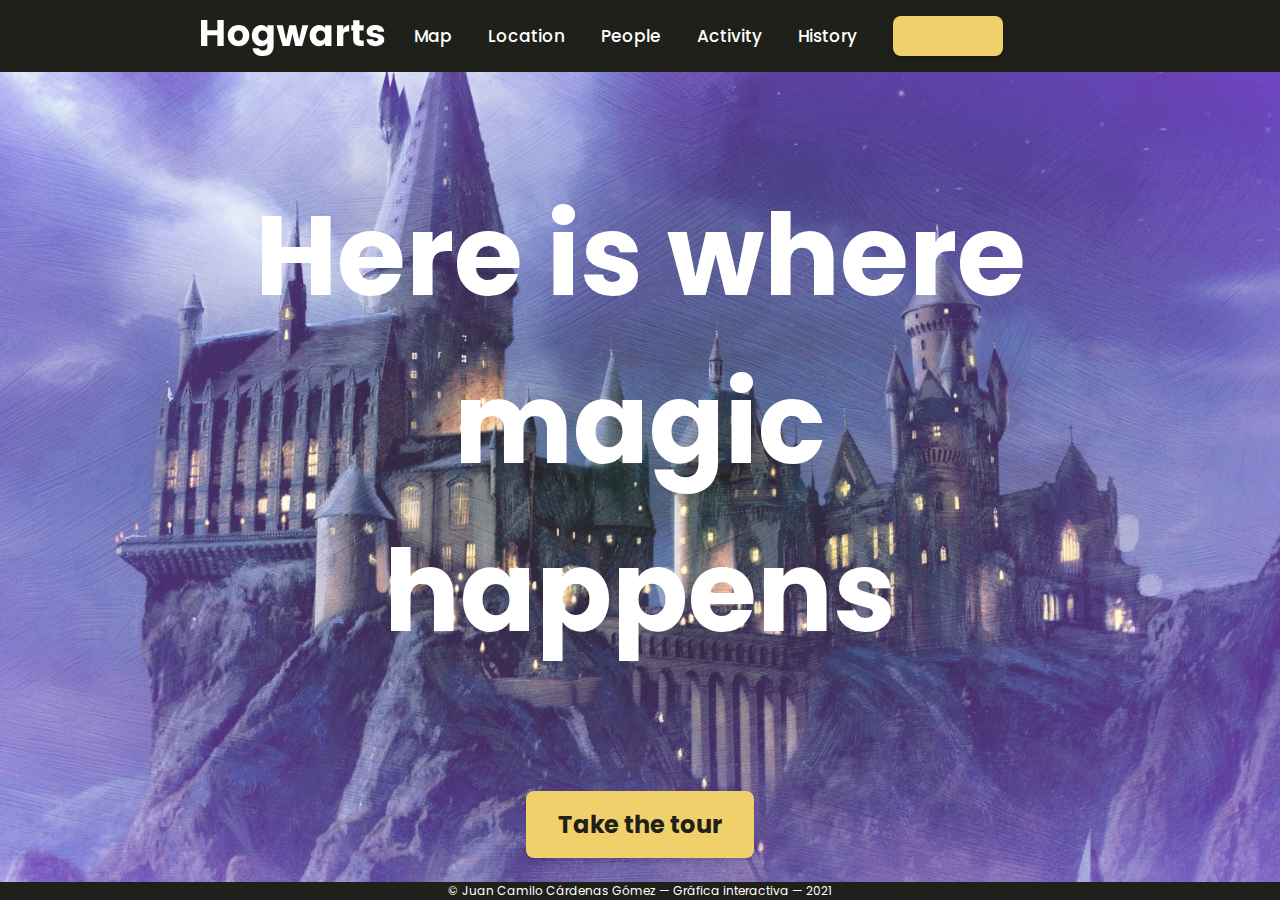
<file: index.html>
<!DOCTYPE html>
<html lang="en">

<!-- Configuración inicial del sitio por defecto, añadiendo la hoja de estilos, el título y el ícono del sitio -->

<head>
  <meta charset="UTF-8">
  <meta http-equiv="X-UA-Compatible" content="IE=edge">
  <meta name="viewport" content="width=device-width, initial-scale=1.0">
  <link rel="shortcut icon" href="favicon.ico" type="image/x-icon">
  <title>Hogwarts</title>
  <link rel="stylesheet" href="styles.css">
</head>

<body>
  <!-- Se utiliza CSS Grid para la maquetación de la página y todas usan el mismo grid -->
  <div class="grid">

    <!-- Se ubica la barra de navegación con el logo en formato SVG -->
    <header>
      <a href="index.html"><img class="logo" src="assets/logo.svg" alt="Hogwarts"></a>
      <input type="checkbox" id="hamburger"class="hamburger">
      <nav>
        <ul>
          <li><a href="map.html">Map</a></li>
          <li><a href="location.html">Location</a></li>
          <li><a href="people.html">People</a></li>
          <li><a href="activity.html">Activity</a></li>
          <li><a href="history.html">History</a></li>
          <li><a class="credits" href="credits.html"><button>Credits</button></a></li>
        </ul>
      </nav>
      <label for="hamburger">
        <span></span>
      </label>
    </header>

    <!-- Se ubica una sección que ubica todo el resto de la página para hacerla más atractiva y enfática. Consta de un título y un botón. -->
    <section>
      <h1>Here is where magic happens</h1>
      <a href="map.html"><button id="tour">Take the tour</button></a>
    </section>

    <!-- Se ubica el pie de página para dar información sobre el autor, el curso y el año -->
    <footer>
      &copy; Juan Camilo Cárdenas Gómez — Gráfica interactiva — 2021
    </footer>
  </div>
</body>

</html>
</file>
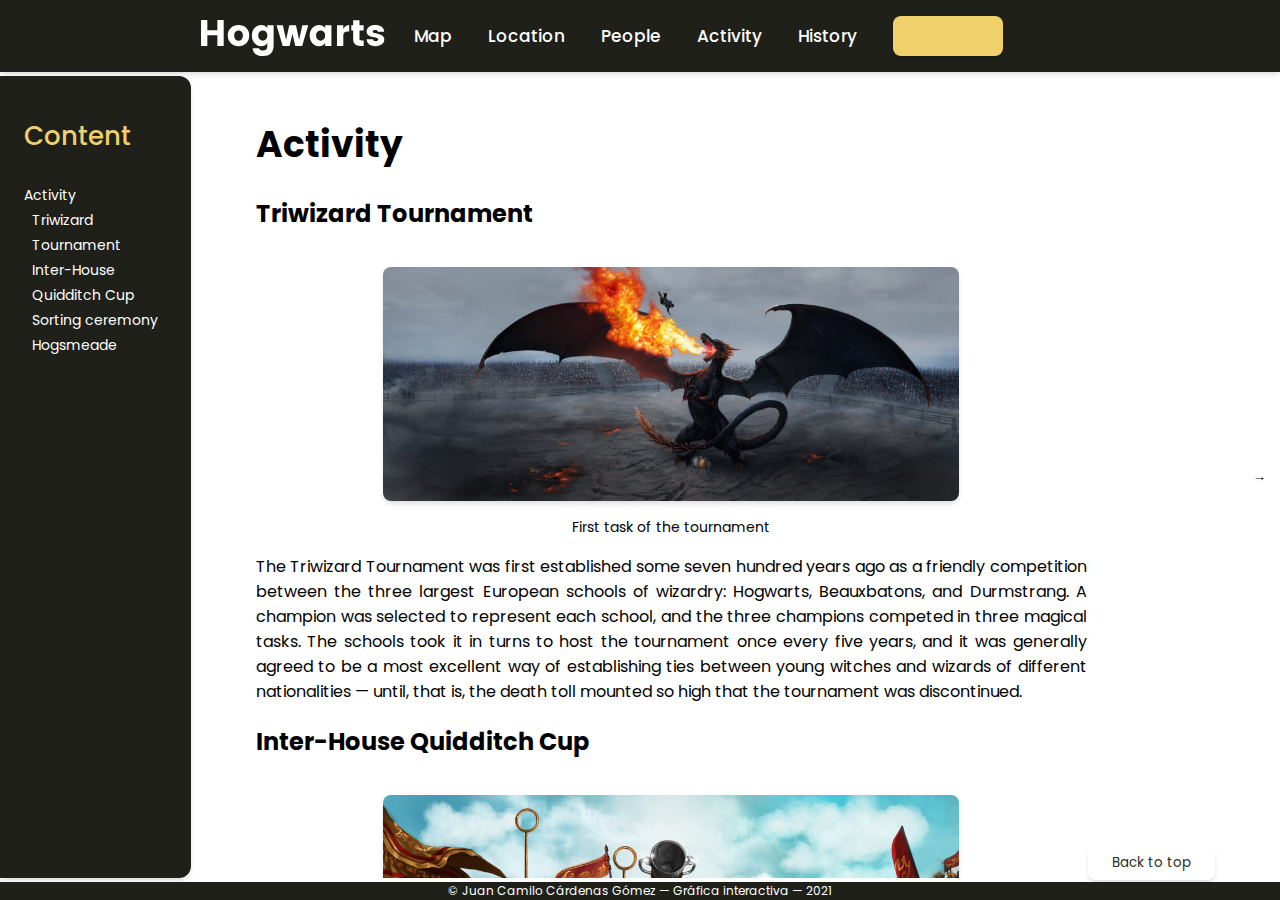
<file: activity.html>
<!DOCTYPE html>
<html lang="en">

<!-- Configuración inicial del sitio por defecto, añadiendo la hoja de estilos, el título y el ícono del sitio -->

<head>
  <meta charset="UTF-8">
  <meta http-equiv="X-UA-Compatible" content="IE=edge">
  <meta name="viewport" content="width=device-width, initial-scale=1.0">
  <title>Hogwarts | Activity</title>
  <link rel="stylesheet" href="styles.css">
</head>

<body>
  <!-- Se utiliza CSS Grid para la maquetación de la página y todas usan el mismo grid -->
  <div class="grid">

    <!-- Se ubica la barra de navegación con el logo en formato SVG -->
    <header>
      <a href="index.html"><img class="logo" src="assets/logo.svg" alt="Hogwarts"></a>
      <input type="checkbox" id="hamburger"class="hamburger">
      <nav>
        <ul>
          <li><a href="map.html">Map</a></li>
          <li><a href="location.html">Location</a></li>
          <li><a href="people.html">People</a></li>
          <li><a href="activity.html">Activity</a></li>
          <li><a href="history.html">History</a></li>
          <li><a class="credits" href="credits.html"><button>Credits</button></a></li>
        </ul>
      </nav>
      <label for="hamburger">
        <span></span>
      </label>
    </header>

    <!-- Se ubica el sidebar que servirá para navegar el contenido por cada parte -->
    <div class="sidebar">
      <h3>Content</h3>
      <ul>
        <li><a href="activity.html#top">Activity</a></li>
        <ul>
          <li><a href="activity.html#p1">Triwizard Tournament</a></li>
          <li><a href="activity.html#p2">Inter-House Quidditch Cup</a></li>
          <li><a href="activity.html#p3">Sorting ceremony</a></li>
          <li><a href="activity.html#p4">Hogsmeade</a></li>
        </ul>
      </ul>
    </div>

    <!-- Se añade el articulo que tiene un título, y varios subtítulos donde se define como mínimo un párrafo y una imagen (con su caption) de manera opcional -->
    <article>
      <h1 id="top">Activity</h1>

      <h2 id="p1">Triwizard Tournament</h2>

      <figure>
        <img src="assets/triwizard.jpg" alt="Triwizard Tournament">
        <figcaption>First task of the tournament</figcaption>
      </figure>

      <p>The Triwizard Tournament was first established some seven hundred years ago as a friendly competition between
        the three largest European schools of wizardry: Hogwarts, Beauxbatons, and Durmstrang. A champion was selected
        to represent each school, and the three champions competed in three magical tasks. The schools took it in turns
        to host the tournament once every five years, and it was generally agreed to be a most excellent way of
        establishing ties between young witches and wizards of different nationalities — until, that is, the death toll
        mounted so high that the tournament was discontinued.</p>

      <h2 id="p2">Inter-House Quidditch Cup</h2>

      <figure>
        <img src="assets/quidditch.jpg" alt="Quidditch Cup">
        <figcaption>Quidditch Cup</figcaption>
      </figure>

      <p>The Championship takes the form of a mini-league, with each house team playing each other throughout the course
        of the year. This results in three games for each team, and six games of Quidditch for the school to enjoy
        overall. As there is such a small number of games, each one is eagerly anticipated and usually attended by the
        entire school, including the teachers. When it comes to Quidditch some of the Professors lose their normal calm
        demeanour and become as excited about the result as the students. Commentary is provided on each game.</p>

      <h2 id="p3">Sorting ceremony</h2>

      <figure>
        <img src="assets/sorting.jpg" alt="Sorting ceremony">
        <figcaption>Sorting ceremony</figcaption>
      </figure>

      <p>The start-of-term banquet will begin shortly, but before you take your seats in the Great Hall, you will be
        sorted into your houses. The Sorting is a very important ceremony because, while you are here, your house will
        be something like your family within Hogwarts.</p>

      <h2 id="p4">Hogsmeade</h2>

      <figure>
        <img src="assets/hogsmade.png" alt="Hogsmeade">
        <figcaption>Hogsmeade in winter</figcaption>
      </figure>

      <p>Hogsmeade Village, or simply called Hogsmeade, was the only all-wizarding village in Britain. It was founded by
        Hengist of Woodcroft. Since before 1714 (when the 1714 Edict was passed), Hogwarts third years and above had
        been permitted weekend trips into the village.

        Mainly, students frequented the High Street in the village, which contained the named speciality shops and pubs
        such as Zonko's Joke Shop and Honeydukes. Otherwise, they wandered on to observe the infamous Shrieking Shack.
      </p>

      <!-- Se añade un botón para volver al inicio del artículo -->
      <a href="#top">
        <button id="back">Back to top</button>
      </a>
    </article>

    <!-- Se ubica el pie de página para dar información sobre el autor, el curso y el año -->
    <footer>
      &copy; Juan Camilo Cárdenas Gómez — Gráfica interactiva — 2021
    </footer>

    <!-- Se añade un botón para ir a la siguiente página dentro del flujo narrativo del sitio -->
    <a href="history.html"><button id="next">→</button></a>
  </div>
</body>

</html>
</file>
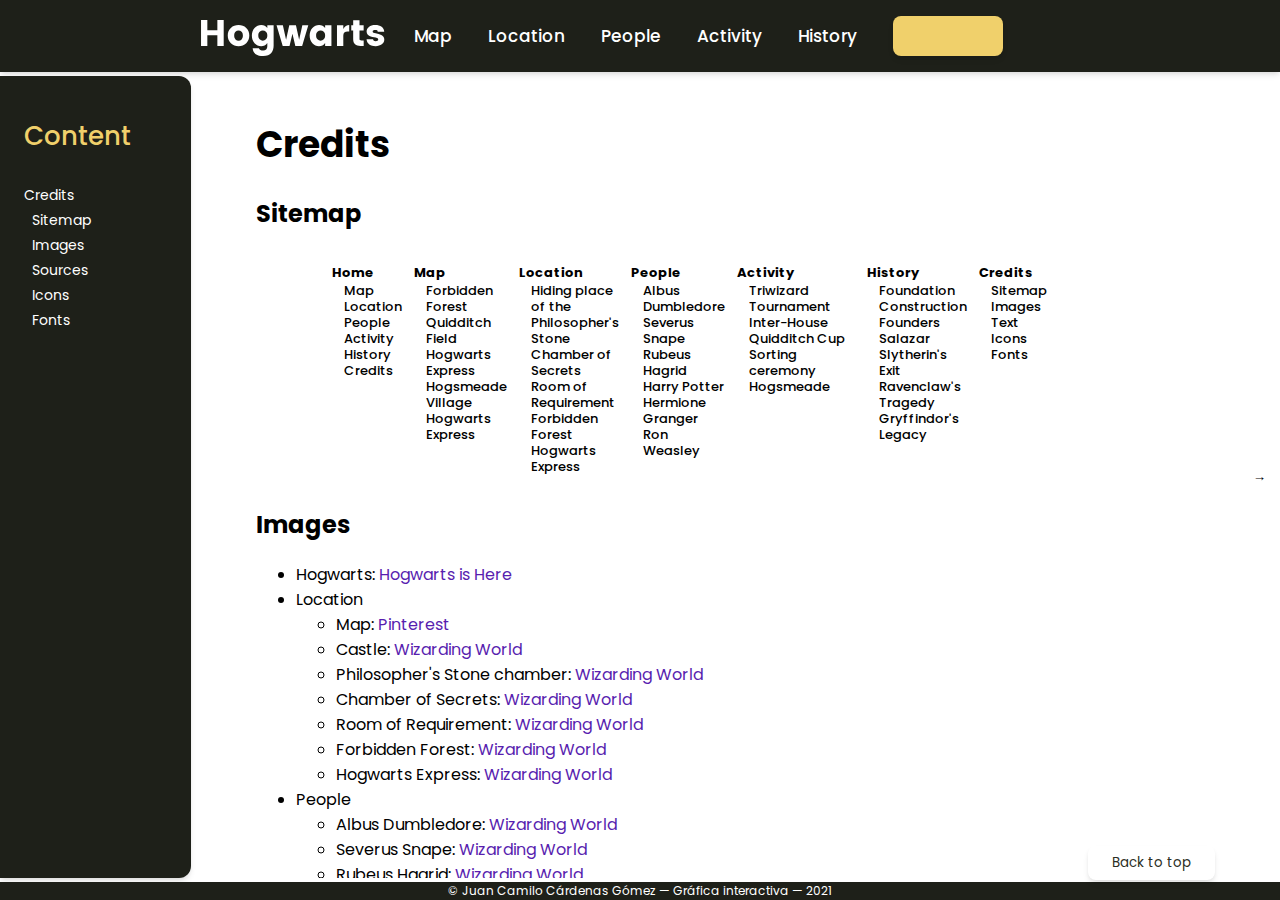
<file: credits.html>
<!DOCTYPE html>
<html lang="en">

<!-- Configuración inicial del sitio por defecto, añadiendo la hoja de estilos, el título y el ícono del sitio -->

<head>
  <meta charset="UTF-8">
  <meta http-equiv="X-UA-Compatible" content="IE=edge">
  <meta name="viewport" content="width=device-width, initial-scale=1.0">
  <title>Hogwarts | Credits</title>
  <link rel="stylesheet" href="styles.css">
</head>

<body>
  <!-- Se utiliza CSS Grid para la maquetación de la página y todas usan el mismo grid -->
  <div class="grid">

    <!-- Se ubica la barra de navegación con el logo en formato SVG -->
    <header>
      <a href="index.html"><img class="logo" src="assets/logo.svg" alt="Hogwarts"></a>
      <input type="checkbox" id="hamburger" class="hamburger">
      <nav>
        <ul>
          <li><a href="map.html">Map</a></li>
          <li><a href="location.html">Location</a></li>
          <li><a href="people.html">People</a></li>
          <li><a href="activity.html">Activity</a></li>
          <li><a href="history.html">History</a></li>
          <li><a class="credits" href="credits.html"><button>Credits</button></a></li>
        </ul>
      </nav>
      <label for="hamburger">
        <span></span>
      </label>
    </header>

    <!-- Se ubica el sidebar que servirá para navegar el contenido por cada parte -->
    <div class="sidebar">
      <h3>Content</h3>
      <ul>
        <li><a href="credits.html#top">Credits</a></li>
        <ul>
          <li><a href="credits.html#p1">Sitemap</a></li>
          <li><a href="credits.html#p2">Images</a></li>
          <li><a href="credits.html#p3">Sources</a></li>
          <li><a href="credits.html#p4">Icons</a></li>
          <li><a href="credits.html#p5">Fonts</a></li>
        </ul>
      </ul>
    </div>

    <!-- Se añade el articulo que tiene un título, y varios subtítulos donde se define como mínimo un párrafo y una imagen (con su caption) de manera opcional -->
    <article>
      <h1 id="top">Credits</h1>

      <h2 id="p1">Sitemap</h2>

      <ul id="sitemap">
        <li>Home
          <ul>
            <li>Map</li>
            <li>Location</li>
            <li>People</li>
            <li>Activity</li>
            <li>History</li>
            <li>Credits</li>
          </ul>
        </li>
        <li>Map
          <ul>
            <li>Forbidden Forest</li>
            <li>Quidditch Field</li>
            <li>Hogwarts Express</li>
            <li>Hogsmeade Village</li>
            <li>Hogwarts Express</li>
          </ul>
        </li>
        <li>Location
          <ul>
            <li>Hiding place of the <br> Philosopher's Stone</li>
            <li>Chamber of Secrets</li>
            <li>Room of Requirement</li>
            <li>Forbidden Forest</li>
            <li>Hogwarts Express</li>
          </ul>
        </li>
        <li>People
          <ul>
            <li>Albus Dumbledore</li>
            <li>Severus Snape</li>
            <li>Rubeus Hagrid</li>
            <li>Harry Potter</li>
            <li>Hermione Granger</li>
            <li>Ron Weasley</li>
          </ul>
        </li>
        <li>Activity
          <ul>
            <li>Triwizard Tournament</li>
            <li>Inter-House Quidditch Cup</li>
            <li>Sorting ceremony</li>
            <li>Hogsmeade</li>
          </ul>
        </li>
        <li>History
          <ul>
            <li>Foundation</li>
            <li>Construction</li>
            <li>Founders</li>
            <li>Salazar Slytherin's Exit</li>
            <li>Ravenclaw's Tragedy</li>
            <li>Gryffindor's Legacy</li>
          </ul>
        </li>
        <li>Credits
          <ul>
            <li>Sitemap</li>
            <li>Images</li>
            <li>Text</li>
            <li>Icons</li>
            <li>Fonts</li>
          </ul>
        </li>
      </ul>

      <h2 id="p2">Images</h2>

      <ul>
        <li>Hogwarts: <a href="http://www.hogwartsishere.com/507595/" target="_blank">Hogwarts is Here</a></li>
        <li>
          Location
          <ul>
            <li>Map: <a href="https://i.pinimg.com/originals/be/4b/61/be4b61c2203f742db6d2aa7bfabe9896.jpg"
                target="_blank">Pinterest</a></li>
            <li>Castle: <a
                href="https://www.wizardingworld.com/features/hogwarts-rules-that-we-would-probably-break-immediately"
                target="_blank">Wizarding World</a></li>
            <li>Philosopher's Stone chamber: <a
                href="https://www.wizardingworld.com/writing-by-jk-rowling/professor-quirrell" target="_blank">Wizarding
                World</a></li>
            <li>Chamber of Secrets: <a href="https://www.wizardingworld.com/writing-by-jk-rowling/chamber-of-secrets"
                target="_blank">Wizarding World</a></li>
            <li>Room of Requirement: <a
                href="https://www.wizardingworld.com/features/everything-you-need-to-know-about-the-room-of-requirement"
                target="_blank">Wizarding World</a></li>
            <li>Forbidden Forest: <a
                href="https://www.wizardingworld.com/features/what-the-forbidden-forest-reveals-about-harry-potter-characters"
                target="_blank">Wizarding World</a></li>
            <li>Hogwarts Express: <a href="https://www.wizardingworld.com/writing-by-jk-rowling/the-hogwarts-express"
                target="_blank">Wizarding World</a></li>
          </ul>
        </li>
        <li>
          People
          <ul>
            <li>Albus Dumbledore: <a href="https://www.wizardingworld.com/features/how-to-live-like-albus-dumbledore"
                target="_blank">Wizarding World</a></li>
            <li>Severus
              Snape: <a
                href="https://www.wizardingworld.com/features/a-complex-man-exploring-the-light-and-shade-of-severus-snape"
                target="_blank">Wizarding World</a></li>
            <li>Rubeus Hagrid: <a
                href="https://www.wizardingworld.com/features/10-things-you-might-not-know-about-hagrid"
                target="_blank">Wizarding World</a></li>
            <li>Harry Potter: <a href="https://www.wizardingworld.com/quiz/complete-quote-quiz-harry"
                target="_blank">Wizarding World</a></li>
            <li>Hermione Granger: <a href="https://www.wizardingworld.com/quiz/hermione-granger-challenge-quiz"
                target="_blank">Wizarding World</a></li>
            <li>Ron Weasley: <a href="https://www.wizardingworld.com/features/how-to-live-like-ron-weasley"
                target="_blank">Wizarding World</a></li>
          </ul>
        </li>
        <li>
          Activity
          <ul>
            <li>Triwizard Tournament: <a
                href="https://www.wizardingworld.com/features/triwizard-tournament-retrospective"
                target="_blank">Wizarding World</a></li>
            <li>Inter-House Quidditch Cup: <a href="https://harrypotter.fandom.com/wiki/Inter-House_Quidditch_Cup"
                target="_blank">Harry Potter Wiki</a></li>
            <li>Sorting ceremony: <a href="https://harrypotter.fandom.com/wiki/Sorting_ceremony" target="_blank">Harry
                Potter Wiki</a></li>
            <li>Hogsmeade: <a href="https://harrypotter.fandom.com/wiki/Hogsmeade" target="_blank">Harry Potter Wiki</a>
            </li>
          </ul>
        </li>
        <li>
          History: <a
            href="https://www.wizardingworld.com/features/origins-of-hogwarts-school-of-witchcraft-and-wizardry"
            target="_blank">Wizarding World</a>
        </li>
      </ul>

      <h2 id="p3">Sources</h2>

      <ul>
        <li>
          Location
          <ul>
            <li>Location: <a href="https://fr.wikipedia.org/wiki/Poudlard#Accessibilit%C3%A9"
                target="_blank">Wikipedia</a></li>
            <li>Rest: <a href="https://en.wikipedia.org/wiki/Hogwarts" target="_blank">Wikipedia</a></li>
          </ul>
        </li>
        <li>
          People
          <ul>
            <li>Albus Dumbledore: <a href="https://en.wikipedia.org/wiki/Albus_Dumbledore#Character_development"
                target="_blank">Wikipedia</a></li>
            <li>Severus
              Snape: <a href="https://en.wikipedia.org/wiki/Severus_Snape#Character_development"
                target="_blank">Wikipedia</a>
            </li>
            <li>Rubeus Hagrid: <a href="https://en.wikipedia.org/wiki/Rubeus_Hagrid#Character_development"
                target="_blank">Wikipedia</a></li>

            <li>Harry Potter: <a href="https://en.wikipedia.org/wiki/Harry_Potter_(character)#Concept_and_creation"
                target="_blank">Wikipedia</a></li>
            <li>Hermione Granger: <a href="https://en.wikipedia.org/wiki/Hermione_Granger#Character_development"
                target="_blank">Wikipedia</a></li>
            <li>Ron Weasley<a href="https://en.wikipedia.org/wiki/Ron_Weasley#Character_development"
                target="_blank">Wikipedia</a></li>
          </ul>
        </li>
        <li>
          Activity
          <ul>
            <li>Triwizard Tournament: <a href="https://harrypotter.fandom.com/wiki/Triwizard_Tournament"
                target="_blank">Harry Potter Wiki</a></li>
            <li>Inter-House Quidditch Cup: <a href="https://harrypotter.fandom.com/wiki/Inter-House_Quidditch_Cup"
                target="_blank">Harry Potter Wiki</a></li>
            <li>Sorting ceremony: <a href="https://harrypotter.fandom.com/wiki/Sorting_ceremony" target="_blank">Harry
                Potter Wiki</a></li>
            <li>Hogsmeade: <a href="https://harrypotter.fandom.com/wiki/Hogsmeade" target="_blank">Harry Potter Wiki</a>
            </li>
          </ul>
        </li>
        <li>
          History: <a
            href="https://www.wizardingworld.com/features/origins-of-hogwarts-school-of-witchcraft-and-wizardry"
            target="_blank">Wizarding World</a>
        </li>
      </ul>

      <h2 id="p4">Icons</h2>

      <ul>
        <li><a target="_blank" href="undefined/icons/set/hogwarts">Hogwarts icon</a> icon by <a target="_blank"
            href="">Icons8</a></li>
      </ul>

      <h2 id="p5">Fonts</h2>

      <ul>
        <li>Poppins: <a href="https://fonts.google.com/specimen/Poppins" target="_blank">Google Fonts</a></li>
      </ul>

      <!-- Se añade un botón para volver al inicio del artículo -->
      <a href="#top">
        <button id="back">Back to top</button>
      </a>
    </article>

    <!-- Se ubica el pie de página para dar información sobre el autor, el curso y el año -->
    <footer>
      &copy; Juan Camilo Cárdenas Gómez — Gráfica interactiva — 2021
    </footer>

    <!-- Se añade un botón para ir a la siguiente página dentro del flujo narrativo del sitio -->
    <a href="index.html"><button id="next">→</button></a>
  </div>
</body>

</html>
</file>
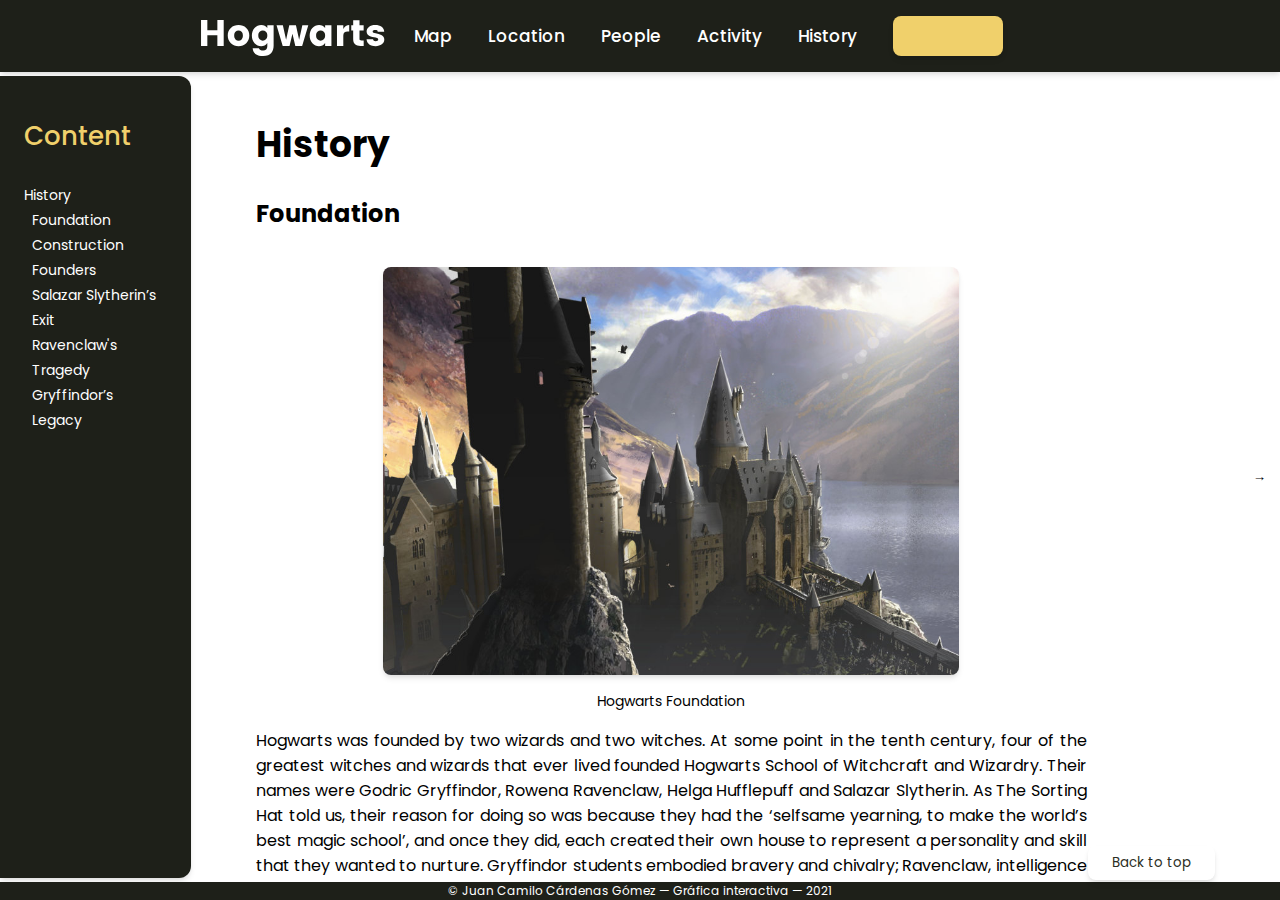
<file: history.html>
<!DOCTYPE html>
<html lang="en">

<!-- Configuración inicial del sitio por defecto, añadiendo la hoja de estilos, el título y el ícono del sitio -->

<head>
  <meta charset="UTF-8">
  <meta http-equiv="X-UA-Compatible" content="IE=edge">
  <meta name="viewport" content="width=device-width, initial-scale=1.0">
  <title>Hogwarts | History</title>
  <link rel="stylesheet" href="styles.css">
</head>

<body>
  <!-- Se utiliza CSS Grid para la maquetación de la página y todas usan el mismo grid -->
  <div class="grid">

    <!-- Se ubica la barra de navegación con el logo en formato SVG -->
    <header>
      <a href="index.html"><img class="logo" src="assets/logo.svg" alt="Hogwarts"></a>
      <input type="checkbox" id="hamburger"class="hamburger">
      <nav>
        <ul>
          <li><a href="map.html">Map</a></li>
          <li><a href="location.html">Location</a></li>
          <li><a href="people.html">People</a></li>
          <li><a href="activity.html">Activity</a></li>
          <li><a href="history.html">History</a></li>
          <li><a class="credits" href="credits.html"><button>Credits</button></a></li>
        </ul>
      </nav>
      <label for="hamburger">
        <span></span>
      </label>
    </header>

    <!-- Se ubica el sidebar que servirá para navegar el contenido por cada parte -->
    <div class="sidebar">
      <h3>Content</h3>
      <ul>
        <li><a href="history.html#top">History</a></li>
        <ul>
          <li><a href="history.html#p1">Foundation</a></li>
          <li><a href="history.html#p2">Construction</a></li>
          <li><a href="history.html#p3">Founders</a></li>
          <li><a href="history.html#p4">Salazar Slytherin’s Exit</a></li>
          <li><a href="history.html#p5">Ravenclaw's Tragedy</a></li>
          <li><a href="history.html#p6">Gryffindor’s Legacy</a></li>
        </ul>
      </ul>
    </div>
    
    <!-- Se añade el articulo que tiene un título, y varios subtítulos donde se define como mínimo un párrafo y una imagen (con su caption) de manera opcional -->
    <article>
      <h1 id="top">History</h1>

      <h2 id="p1">Foundation</h2>

      <figure>
        <img src="assets/foundation.jpg" alt="Hogwarts Foundation">
        <figcaption>Hogwarts Foundation</figcaption>
      </figure>

      <p>Hogwarts was founded by two wizards and two witches. At some point in the tenth century, four of the greatest
        witches and wizards that ever lived founded Hogwarts School of Witchcraft and Wizardry. Their names were Godric
        Gryffindor, Rowena Ravenclaw, Helga Hufflepuff and Salazar Slytherin. As The Sorting Hat told us, their reason
        for doing so was because they had the ‘selfsame yearning, to make the world’s best magic school’, and once they
        did, each created their own house to represent a personality and skill that they wanted to nurture. Gryffindor
        students embodied bravery and chivalry; Ravenclaw, intelligence and wit; Hufflepuff, loyalty and fair play; and
        Slytherin, the values of being sly and cunning.</p>

      <p>It was built in Scotland, away from Muggle eyes. The tenth century was a dangerous time for witches and
        wizards, who were being persecuted by Muggles hostile to magic. Therefore, Hogwarts was built somewhere in the
        Scottish Highlands, and concealed with numerous charms and spells to make it impossible for Muggles to trespass.
        For instead of an enormous school, any passing Muggle would only see ruins and signs warning them of danger.
      </p>

      <h2 id="p2">Construction</h2>

      <p>The castle itself was huge and complex. Hogwarts has a long history of ancient magic, and Albus Dumbledore
        admitted that not even he knew all of its secrets. Indeed, much about the design and construction of Hogwarts
        remains a mystery. Did the founders implement the Anti-Disapparition Jinx? Where did the Room of Requirement
        come from? Why did they build a school next to a dark and dangerous forest?</p>

      <figure>
        <img src="assets/stairs.jpg" alt="Hogwarts stairs">
        <figcaption>Hogwarts stairs</figcaption>
      </figure>

      <h2 id="p3">Founders</h2>

      <p>The founders were friends, but fell out over what Hogwarts should be. Much like the Marauders, or Harry,
        Hermione and Ron, the founders of Hogwarts were originally friends. Yet that changed once it became clear that
        certain founders had a very different idea of what they wanted Hogwarts to be. That founder, of course, was
        Salazar Slytherin, who distrusted Muggle-born wizards, and believed that only ‘pure-blood’ students should be
        allowed to attend Hogwarts. The other founders disagreed – especially Godric Gryffindor, who was, up until then,
        Slytherin’s greatest friend. Their argument – possibly, it’s suggested, a duel – resulted in Slytherin leaving
        the school behind.</p>

      <h2 id="p4">Salazar Slytherin's Exit</h2>

      <figure>
        <img src="assets/slytherin.jpg" alt="Chamber of secrets">
        <figcaption>Chamber of secrets</figcaption>
      </figure>

      <p>Salazar Slytherin left, but not before he built the Chamber of Secrets. The story goes that the hidden chamber
        was kept secret from the other founders, and was sealed until Slytherin’s ‘true heir’ arrived at the school: a
        student who would be able to unseal the Chamber of Secrets and unleash the Basilisk inside, a huge snake that
        would purge the school of Muggle-born wizards. Now that is a grudge</p>

      <h2 id="p5">Ravenclaw's Tragedy</h2>

      <figure>
        <img src="assets/ravenclaw.jpg" alt="Rowena Ravenclaw's diagem">
        <figcaption>Rowena Ravenclaw's diagem</figcaption>
      </figure>

      <p>Tragedy also followed Rowena Ravenclaw. Rowena Ravenclaw was the greatest witch of her time; a figure famed for
        her intelligence and wit – and that was before she wore her enchanted diadem, which was said to enhance the
        wisdom of the wearer. Such a witch casts a long shadow, one her daughter Helena found it difficult to escape
        from. Envying her mother’s status and power, she betrayed her by stealing the diadem – believing it could make
        her powerful – and ran away from Hogwarts. The betrayal embarrassed Rowena, who told no one, including her
        fellow founders, that the diadem was missing.</p>

      <p>On her death bed, she sent a young man to find Helena, so she could see her daughter for one last time. That
        young man, who had long been infatuated with Helena, tracked her down to a forest in Albania... but ending up
        killing her when she rejected his advances. His real name is unknown, but you’ll recognise him by his
        post-mortem moniker, the Bloody Baron.</p>

      <h2 id="p6">Gryffindor’s Legacy</h2>

      <p>Godric Gryffindor favoured the virtues of courage and heroism, and has been described by J.K. Rowling as ‘the
        best duellist of his time’ — both with a wand, and a sword. Thus his legacy lives on with the Sword of
        Gryffindor, the relic that Harry Potter used to destroy Horcruxes. But he also endures through another object.
        You see, when the founders became older, they were faced with a problem: how would they ensure that students
        were sorted into the right House after they were gone? For up until that point, that decision was made by them
        and them alone. The solution? Godric’s hat. The founders decided that the best course of action was for Godric
        to take off his hat so that all four of them could enchant it to sort students long after their deaths. And lo,
        the Sorting Hat was born.</p>

      <figure>
        <img src="assets/gryffindor.png" alt="The Sorting Hat">
        <figcaption>The Sorting Hat</figcaption>
      </figure>

      <!-- Se añade un botón para volver al inicio del artículo -->
      <a href="#top">
        <button id="back">Back to top</button>
      </a>
    </article>

    <!-- Se ubica el pie de página para dar información sobre el autor, el curso y el año -->
    <footer>
      &copy; Juan Camilo Cárdenas Gómez — Gráfica interactiva — 2021
    </footer>

    <!-- Se añade un botón para ir a la siguiente página dentro del flujo narrativo del sitio -->
    <a href="credits.html"><button id="next">→</button></a>
  </div>
</body>

</html>
</file>
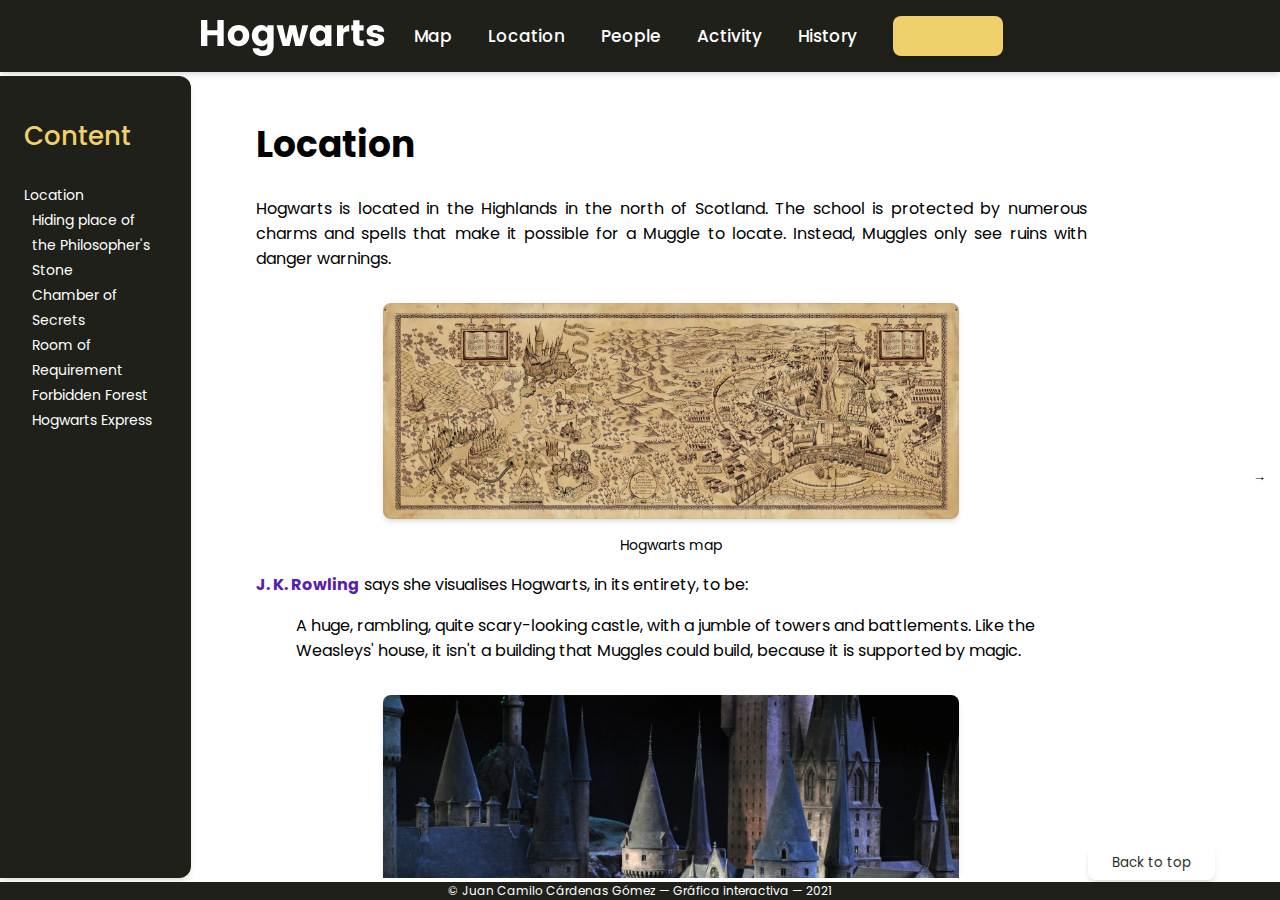
<file: location.html>
<!DOCTYPE html>
<html lang="en">

<!-- Configuración inicial del sitio por defecto, añadiendo la hoja de estilos, el título y el ícono del sitio -->

<head>
  <meta charset="UTF-8">
  <meta http-equiv="X-UA-Compatible" content="IE=edge">
  <meta name="viewport" content="width=device-width, initial-scale=1.0">
  <title>Hogwarts | Location</title>
  <link rel="stylesheet" href="styles.css">
</head>

<body>
  <!-- Se utiliza CSS Grid para la maquetación de la página y todas usan el mismo grid -->
  <div class="grid">

    <!-- Se ubica la barra de navegación con el logo en formato SVG -->
    <header>
      <a href="index.html"><img class="logo" src="assets/logo.svg" alt="Hogwarts"></a>
      <input type="checkbox" id="hamburger"class="hamburger">
      <nav>
        <ul>
          <li><a href="map.html">Map</a></li>
          <li><a href="location.html">Location</a></li>
          <li><a href="people.html">People</a></li>
          <li><a href="activity.html">Activity</a></li>
          <li><a href="history.html">History</a></li>
          <li><a class="credits" href="credits.html"><button>Credits</button></a></li>
        </ul>
      </nav>
      <label for="hamburger">
        <span></span>
      </label>
    </header>

    <!-- Se ubica el sidebar que servirá para navegar el contenido por cada parte -->
    <div class="sidebar">
      <h3>Content</h3>
      <ul>
        <li><a href="location.html#top">Location</a></li>
        <ul>
          <li><a href="location.html#p1">Hiding place of the Philosopher's Stone</a></li>
          <li><a href="location.html#p2">Chamber of Secrets</a></li>
          <li><a href="location.html#p3">Room of Requirement</a></li>
          <li><a href="location.html#p4">Forbidden Forest</a></li>
          <li><a href="location.html#p5">Hogwarts Express</a></li>
        </ul>
      </ul>
    </div>
    
    <!-- Se añade el articulo que tiene un título, y varios subtítulos donde se define como mínimo un párrafo y una imagen (con su caption) de manera opcional -->
    <article>
      <h1 id="top">Location</h1>

      <p>Hogwarts is located in the Highlands in the north of Scotland. The school is protected by numerous
        charms and spells that make it possible for a Muggle to locate. Instead, Muggles only see ruins with
        danger warnings.</p>

      <figure>
        <img src="assets/map.jpg" alt="Hogwarts map">
        <figcaption>Hogwarts map</figcaption>
      </figure>

      <p><b><a href="https://en.wikipedia.org/wiki/J._K._Rowling" title="J. K. Rowling" target="_blank">J. K.
            Rowling</a></b> says she visualises Hogwarts, in its entirety, to be:</p>

      <blockquote>
        A huge, rambling, quite scary-looking castle, with a jumble of towers and battlements. Like the Weasleys' house,
        it isn't a building that Muggles could build, because it is supported by magic.
      </blockquote>

      <figure>
        <img src="assets/castle.jpg" alt="Castle">
        <figcaption>Hogwarts Castle</caption>
      </figure>

      <p>The school is depicted as having <b>numerous charms and spells on and around it</b> that make it impossible for
        a Muggle to locate it. Muggles cannot see the school; rather, they see only ruins and several warnings of
        danger. The castle's setting is described as having extensive grounds with sloping lawns, flowerbeds and
        vegetable patches, a loch (called The Black Lake), a large dense forest (called the Forbidden Forest), several
        greenhouses and other outbuildings, and a full-size Quidditch pitch. There is also an owlery, which houses all
        the owls owned by the school and those owned by students. Some rooms in the school tend to "move around", and so
        do the stairs in the grand staircase.</p>

      <h2 id="p1">Hiding place of the Philosopher's Stone</h2>

      <p>Accessed by entering a trapdoor in the forbidden corridor on the third floor, and protected by a gauntlet of
        seven magical challenges set up by the teachers.</p>

      <figure>
        <img src="assets/stone.png" alt="Hiding place of the Philosopher's Stone">
        <figcaption>Philosopher's Stone chamber</figcaption>
      </figure>

      <ul>
        <li>A giant three-headed dog named Fluffy placed specially to guard the trapdoor by Hagrid.</li>
        <li>Devil's Snare, grown by Professor Sprout.</li>
        <li>A room containing dozens of keys, charmed by Flitwick to sprout wings and fly near the ceiling. One of these
          keys will unlock the door to the next section. However, in the film adaptation, the keys attack the seeker of
          the Stone.</li>
        <li>A large chessboard with an army of large chessmen, transfigured by McGonagall. To continue to the door on
          the opposite side, the person in question must beat the chessmen at a game of wizards' chess where the player
          must risk his life if he loses. Ron and Professor Quirrell are the only wizards to win the game of wizards'
          chess.</li>
        <li>A room with a large troll inside. This is Quirrell's challenge. In the book, Quirrell had knocked out his
          own troll to get to the last room and thus the trio did not have to fight it; in the film, it does not appear,
          but it appears in the PS1 and Game Boy Color version of the game.</li>
        <li>A series of potions, brewed by Snape. A logical riddle, not magic, has to be solved. There are two doors,
          blocked by fire. One potion will allow the person to exit the way he or she arrived, another will allow him or
          her to continue to the next chamber, two are nettle wine, and the other three are poison. This challenge does
          not appear in the film, but does in the video game adaptation.</li>
      </ul>

      <h2 id="p2">Chamber of Secrets</h2>

      <p>The Chamber of Secrets, which is deep under the school (most likely under the lake), was home to an ancient
        Basilisk, intended to be used to purge the school of Muggle-born students. Salazar Slytherin, one of the
        founders of Hogwarts, built the Chamber before he left the school.</p>

      <figure>
        <img src="assets/chamber.jpg" alt="Chamber of Secrets">
        <figcaption>Chamber of Secrets</figcaption>
      </figure>

      <p>The entrance to the Chamber is hidden in Moaning Myrtle's bathroom on the second floor. One of the sink taps
        has a snake scratched into its side; when a command in Parseltongue is spoken, it opens to reveal the mouth of a
        dark, slimy chute, wide enough to slide down, that gives onto a stone tunnel. There are many skeletons of small
        animals littering the floor and even a gigantic skin shed by the Basilisk. The tunnel leads to a solid wall,
        carved with two entwined serpents with emeralds for eyes. At a command in Parseltongue, the wall opens to
        expose a long, dim corridor, lined with monumental statues of snakes, including two rows of towering stone
        pillars with more carved serpents that brace the ceiling. A colossal statue of Salazar Slytherin, looking
        ancient and monkey-like, is at the centre. The Basilisk rested inside the statue and emerged from its mouth when
        the Heir of Slytherin, Tom Riddle, summoned it.</p>

      <h2 id="p3">Room of Requirement</h2>

      <p>On the seventh floor opposite an enormous tapestry depicting Barnabas the Barmy attempting to train trolls for
        the ballet, the Room of Requirement appears only when someone is in need of it. To make it appear, one must walk
        past its hidden entrance three times while concentrating on what is needed. The room will then appear, outfitted
        with whatever is required. To the Hogwarts house-elves, it is also known as the Come and Go Room.</p>

      <figure>
        <img src="assets/room.jpg" alt="Room of Requirement">
        <figcaption>Room of Requirement</figcaption>
      </figure>

      <p>Harry learns of the room's abilities from Dobby in Order of the Phoenix, finding it the perfect location for
        his Dumbledore's Army meetings, during which it is filled with bookcases full of Defence Against the Dark Arts
        volumes, many different kinds of Dark Detectors, and a plethora of floor cushions for practising defensive
        spells. When the D.A. is betrayed, the room is left open, and Pansy Parkinson is able to retrieve the list of
        members of the organisation. In Half-Blood Prince Harry uses the Room of Hidden Things to stash his copy of
        Advanced Potion-Making, describing it as the size of a large cathedral and packed to overflowing with items
        hidden by Hogwarts inhabitants over the years, such as old potions, clothing, ruined furniture, an old tiara
        (which happens to be one of Voldemort's Horcruxes), or books which are "no doubt banned or graffitied or
        stolen." He later realises that Draco has been using the room in this state to hide and repair the Vanishing
        Cabinet to use it to smuggle Death Eaters into Hogwarts. Ironically, while Harry tries many times to get into
        the Room of Requirement to see what Draco is doing, the only time he succeeds to get into the room (and he is
        not thinking about Draco), he gains access to the room where Malfoy has been working.</p>

      <h2 id="p4">Forbidden Forest</h2>

      <p>The Forbidden Forest is a large, dark enchanted forest in the boundaries of the school grounds. It is usually
        referred to simply as "the Forest" and in the film series as the "Dark Forest". It is strictly forbidden to all
        students, except during Care of Magical Creatures lessons and, on rare occasions, detentions.</p>

      <figure>
        <img src="assets/forest.jpg" alt="Forbidden Forest">
        <figcaption>Forbidden Forest</figcaption>
      </figure>

      <p>Among the plant species within the Forest are trees such as beech, oak, pine, sycamore, yew and knotgrass and
        thorn undergrowth. Though the Forest is vastly dense and wild, there are a few paths and clearings. Hagrid, who
        frequently travels into the Forest for various reasons, mostly makes these trails. The Forest is also home to an
        assortment of creatures, many of them dangerous.</p>

      <h2 id="p5">Hogwarts Express</h2>

      <p>
        <b>The Hogwarts Express</b> is a train that carries students non-stop from Platform ​9 &frac34; at King's Cross
        station in
        London to Hogsmeade Station, near Hogwarts. Prefects of the school ride in a separate carriage near the front of
        the train. The compartments on the train appear to be lettered; in Half-Blood Prince, the "Slug Club" meets in
        compartment C.
      </p>

      <figure>
        <img src="assets/express.jpg" alt="Hogwarts Express">
        <figcaption>Hogwarts Express</figcaption>
      </figure>

      <!-- Se añade un botón para volver al inicio del artículo -->
      <a href="#top">
        <button id="back">Back to top</button>
      </a>
    </article>

    <!-- Se ubica el pie de página para dar información sobre el autor, el curso y el año -->
    <footer>
      &copy; Juan Camilo Cárdenas Gómez — Gráfica interactiva — 2021
    </footer>

    <!-- Se añade un botón para ir a la siguiente página dentro del flujo narrativo del sitio -->
    <a href="people.html"><button id="next">→</button></a>
  </div>
</body>

</html>
</file>
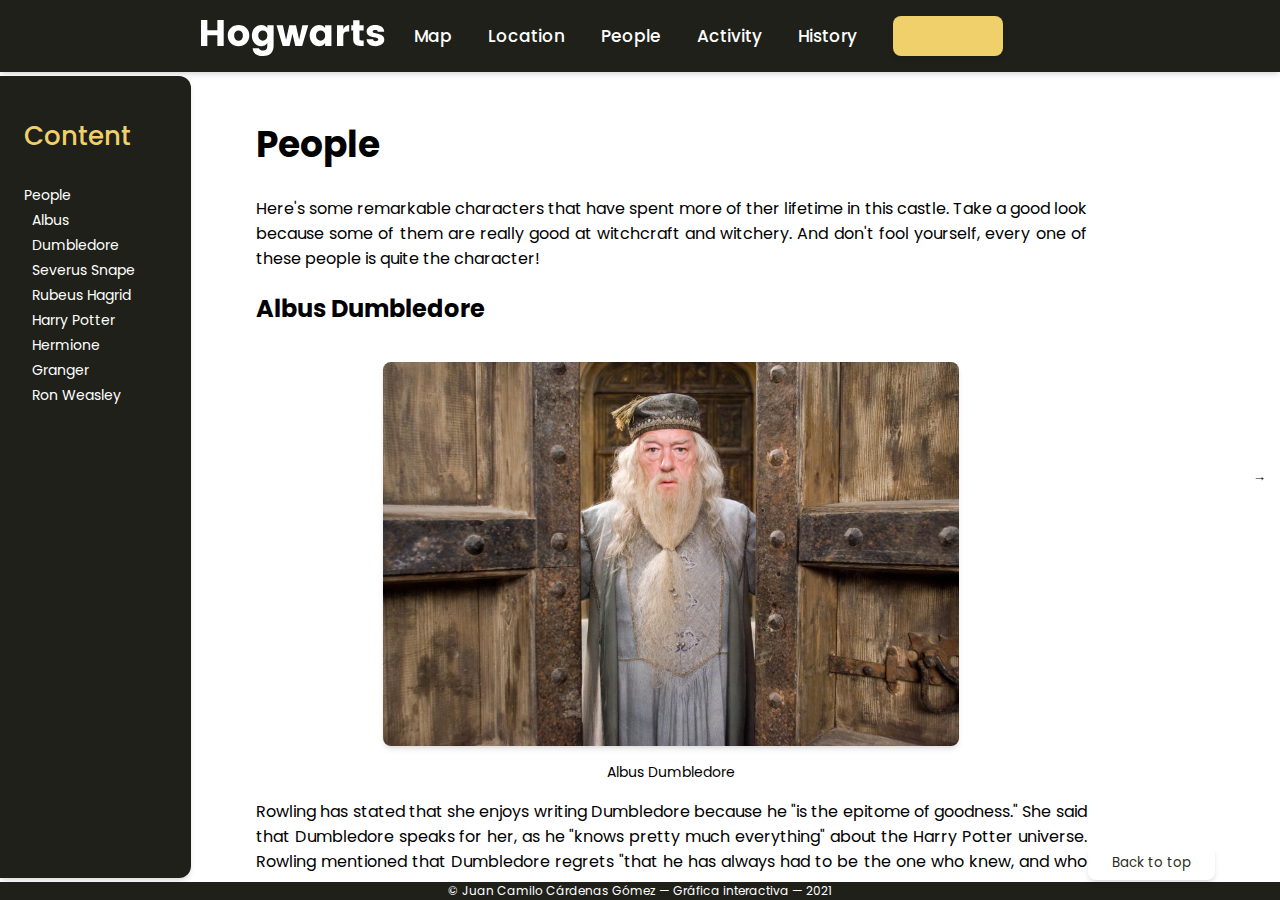
<file: people.html>
<!DOCTYPE html>
<html lang="en">

<!-- Configuración inicial del sitio por defecto, añadiendo la hoja de estilos, el título y el ícono del sitio -->

<head>
  <meta charset="UTF-8">
  <meta http-equiv="X-UA-Compatible" content="IE=edge">
  <meta name="viewport" content="width=device-width, initial-scale=1.0">
  <title>Hogwarts | People</title>
  <link rel="stylesheet" href="styles.css">
</head>

<body>
  <!-- Se utiliza CSS Grid para la maquetación de la página y todas usan el mismo grid -->
  <div class="grid">

    <!-- Se ubica la barra de navegación con el logo en formato SVG -->
    <header>
      <a href="index.html"><img class="logo" src="assets/logo.svg" alt="Hogwarts"></a>
      <input type="checkbox" id="hamburger"class="hamburger">
      <nav>
        <ul>
          <li><a href="map.html">Map</a></li>
          <li><a href="location.html">Location</a></li>
          <li><a href="people.html">People</a></li>
          <li><a href="activity.html">Activity</a></li>
          <li><a href="history.html">History</a></li>
          <li><a class="credits" href="credits.html"><button>Credits</button></a></li>
        </ul>
      </nav>
      <label for="hamburger">
        <span></span>
      </label>
    </header>

    <!-- Se ubica el sidebar que servirá para navegar el contenido por cada parte -->
    <div class="sidebar">
      <h3>Content</h3>
      <ul>
        <li><a href="people.html#top">People</a></li>
        <ul>
          <li><a href="people.html#p1">Albus Dumbledore</a></li>
          <li><a href="people.html#p2">Severus Snape</a></li>
          <li><a href="people.html#p3">Rubeus Hagrid</a></li>
          <li><a href="people.html#p4">Harry Potter</a></li>
          <li><a href="people.html#p5">Hermione Granger</a></li>
          <li><a href="people.html#p6">Ron Weasley</a></li>
        </ul>
      </ul>
    </div>

    <!-- Se añade el articulo que tiene un título, y varios subtítulos donde se define como mínimo un párrafo y una imagen (con su caption) de manera opcional -->
    <article>
      <h1 id="top">People</h1>

      <p>Here's some remarkable characters that have spent more of ther lifetime in this castle. Take a good look
        because some of them are really good at witchcraft and witchery. And don't fool yourself, every one of these
        people is quite the character!</p>

      <h2 id="p1">Albus Dumbledore</h2>

      <figure>
        <img src="assets/dumbledore.jpg" alt="Albus Dumbledore">
        <figcaption>Albus Dumbledore</figcaption>
      </figure>

      <p>Rowling has stated that she enjoys writing Dumbledore because he "is the epitome of goodness." She said that
        Dumbledore speaks for her, as he "knows pretty much everything" about the Harry Potter universe. Rowling
        mentioned that Dumbledore regrets "that he has always had to be the one who knew, and who had the burden of
        knowing. And he would rather not know." As a mentor to the central character Harry Potter, "Dumbledore is a very
        wise man who knows that Harry is going to have to learn a few hard lessons to prepare him for what may be coming
        in his life. He allows Harry to get into what he wouldn't allow another pupil to do, and he also unwillingly
        permits Harry to confront things he’d rather protect him from." In a 1999 interview, Rowling stated that she
        imagined Dumbledore "more as a John Gielgud type, you know, quite elderly and – and quite stately." During his
        time as a student, Dumbledore was in Gryffindor House. Rowling said in an interview that Dumbledore was about
        150 years old. However, on her website, she states that Dumbledore was born in 1881, making him either 115 or
        116 at the time of his death.</p>

      <h2 id="p2">Severus Snape</h2>

      <figure>
        <img src="assets/snape.png" alt="Severus Snape">
        <figcaption>Severus Snape</figcaption>
      </figure>

      <p>In an interview, Rowling described Snape's character as an "antihero". She has said that she drew
        inspiration for Snape's character from a disliked teacher from her own childhood, and described Snape as a
        horrible teacher, saying the "worst, shabbiest thing you can do as a teacher is to bully students."
        However, she does suggest in the books that he is generally an effective teacher. Although Rowling has said
        that Gilderoy Lockhart is her only character that she "deliberately based on a real person", Snape was
        reportedly based, at least in part, on John Nettleship, who taught Rowling chemistry and employed her mother as
        an assistant at Wyedean School near Chepstow. Rowling based Snape's given name on "Severus Road" in
        Clapham, and his surname is borrowed from the name of a village in England. In a 1999 interview and
        again in 2004, Rowling singled out Snape as one of her favourite characters to write.</p>

      <h2 id="p3">Rubeus Hagrid</h2>

      <figure>
        <img src="assets/hagrid.jpg" alt="Rubeus Hagrid">
        <figcaption>Rubeus Hagrid</figcaption>
      </figure>

      <p>Hagrid was among the characters that Rowling says she created on "the very first day". She has explained the
        source of his name as "another old English word, meaning – if you were hagrid – it’s a dialect word – you’d had
        a bad night. Hagrid is a big drinker – he has a lot of bad nights." His first name, Rubeus, was named after red
        in Latin to reflect alchemy and his paternal contrast to Albus Dumbledore: his "passion" to Dumbledore's
        "asceticism". In her article "Harry’s Fame", Rosemary Goring notes the Forest of Dean is an influence on
        Rowling’s work, and Hagrid is the only character that is "directly drawn from the Forest of Dean". According to
        Goring, Hagrid’s "dropped word-endings are a Chepstow speciality." She also claims that Hagrid is physically
        "modeled on the Welsh chapter of Hells Angels who’d swoop down on the town and hog the bar, 'huge mountains of
        leather and hair".</p>

      <h2 id="p4">Harry Potter</h2>

      <figure>
        <img src="assets/harry.png" alt="Harry Potter">
        <figcaption>Harry Potter</figcaption>
      </figure>

      <p>According to Rowling, the idea for both the Harry Potter books and its eponymous character came while waiting
        for a delayed train from Manchester, England to London in 1990. She stated that the idea of "this scrawny,
        black-haired, bespectacled boy who didn't know he was a wizard became more and more real to me". While
        developing the ideas for her book, she also decided to make Harry an orphan who attended a boarding school
        called Hogwarts. She explained in a 1999 interview with The Guardian: "Harry had to be an orphan—so that he's a
        free agent, with no fear of letting down his parents, disappointing them ... Hogwarts has to be a boarding
        school—half the important stuff happens at night! Then there's the security. Having a child of my own reinforces
        my belief that children above all want security, and that's what Hogwarts offers Harry."</p>

      <h2 id="p5">Hermione Granger</h2>

      <figure>
        <img src="assets/hermione.png" alt="Hermione Granger">
        <figcaption>Hermione Granger</figcaption>
      </figure>

      <p>Hermione Jean Granger is a Muggle-born Gryffindor, who becomes best friends with Harry Potter and Ron
        Weasley. J.K. Rowling states that she was born on 19 September 1979 and she was nearly twelve when she first
        attended Hogwarts. She is an overachiever who excels academically and is described by J.K. Rowling as a "very
        logical, upright and good" character. J.K. Rowling adds that Hermione's parents, two Muggle dentists, are a
        bit bemused by their odd daughter but "very proud of her all the same." They are well aware of the wizarding
        world and have visited Diagon Alley with her. Hermione was originally intended to have a sister, but the planned
        sibling did not make an appearance in the first Harry Potter novel and, as Rowling noted, it "seemed too late"
        to introduce the character after all of that. Rowling confirmed in a 2004 interview that Hermione is an only
        child.</p>

      <h2 id="p6">Ron Weasley</h2>

      <figure>
        <img src="assets/ron.jpg" alt="Ron Weasley">
        <figcaption>Ron Weasley</figcaption>
      </figure>

      <p>According to Rowling, Ron was among the characters she created "the very first day." Ron is inspired by
        Rowling's best friend Sean Harris (to whom Harry Potter and the Chamber of Secrets is dedicated), but she has
        clearly stated that she "never set out to describe Sean in Ron, but Ron has a Sean-ish turn of phrase." Like
        Harris is to Rowling, Ron is "always there" when Harry needs him. Ron fits many of the stereotypes expected of
        the sidekick; he is often used as comic relief, is loyal to the hero, and lacks much of the talent Harry
        possesses, at least, early on, in terms of magical power. However, he proves his bravery and magical ability
        several times, such as by playing 'real wizard's chess' in the first book, entering into the Forbidden Forest
        with Harry during the second book despite his arachnophobia, producing a full-corpreal Patronus Charm in the
        fifth book and even, in the seventh book, getting basilisk fangs from the Chamber of Secrets by mimicking
        Parseltongue without understanding it.</p>

      <!-- Se añade un botón para volver al inicio del artículo -->
      <a href="#top">
        <button id="back">Back to top</button>
      </a>
    </article>

    <!-- Se ubica el pie de página para dar información sobre el autor, el curso y el año -->
    <footer>
      &copy; Juan Camilo Cárdenas Gómez — Gráfica interactiva — 2021
    </footer>

    <!-- Se añade un botón para ir a la siguiente página dentro del flujo narrativo del sitio -->
    <a href="activity.html"><button id="next">→</button></a>
  </div>
</body>

</html>
</file>
<file: styles.css>
/* Hoja de estilos para todas las páginas, ¡Se utilizó CSS Grid y Flexbox! */

/* Inicialización */

/* Importar la fuente Poppins de Google Fonts */
@import url("https://fonts.googleapis.com/css2?family=Poppins&display=swap");
@namespace prefix "https://juaccardenasgom.github.io/grafica-interactiva/";
/* Variables para la paleta de colores, fuente y otros estilos de botones y sombras */
:root {
  --purple: #581eaf;
  --blue: #5498d3;
  --green: #83b184;
  --yellow: #f0d06b;
  --dark: #1e2019;
  --lightdark: #2b2e24;
  --font: "Poppins", sans-serif;
  --button-radius: 0.5rem;
  --shadow: 0 0 #000, 0 0 #000, 0 4px 6px -1px rgba(0, 0, 0, 0.1),
    0 2px 4px -1px rgba(0, 0, 0, 0.06);
}

/* Estilos generales */

/* Configuración inicial de todos los elementos, se usa para estandarizar la fuente */
*,
*::before,
*::after {
  box-sizing: border-box;
  font-family: var(--font);
}

html {
  margin: 0;
  padding: 0;
}

/* Configuración inicial del body que ocupe todo el alto de la pantalla */
body {
  margin: 0;
  padding: 0;

  height: 100vh;
  max-width: 100vw;
  overflow: hidden;
}

/* Configuración de la barra de navegación, se añaden sombras y se le da un color de fondo oscuro*/
header {
  display: flex;
  padding: 0 15vw;
  box-shadow: var(--shadow);
  background-color: var(--dark);
  justify-content: space-between;
}

/* Cambiar el estilo general de los botones */
button {
  border: none;
  outline: none;
  cursor: pointer;
  padding: 0.45rem 1.5rem;
  box-shadow: var(--shadow);
  border-radius: var(--button-radius);
}

/* Configuración del grid para todas las páginas (MUY importante para toda la maquetación del sitio) */
.grid {
  width: 100%;
  height: 100vh;
  display: grid;
  overflow: hidden;
  grid-template-rows: 8vh 90vh 2vh;
  grid-template-columns: 15vw 85vw;
  grid-template-areas:
    "header header"
    "sidebar article"
    "footer footer";
}

/* Ubicación del header en el grid */
header {
  grid-area: header;
}

/* Ubicación del sidebar en el grid */
.sidebar {
  grid-area: sidebar;
}

/* Ubicación del artículo en el grid */
article {
  grid-area: article;
}

/* Ubicación del footer en el grid */
footer {
  grid-area: footer;
}

/* Eliminar la decoración de los links de la barra de navegación */
nav a {
  text-decoration: none;
}

/* Cambiar el estilo de los links de la barra de navegación */
nav a,
nav button {
  color: white;
  font-size: 17px;
  font-weight: 500;
}

/* Hacer que apareca el cursor sobre el logo 'Hogwarts' */
.logo {
  cursor: pointer;
  /* width: 100%; */
}

/* Eliminar el padding por defecto para la barra de navegación */
header ul {
  padding: 0;
}

/* Alinear los elementos del header en el centro del eje vertical */
header a,
nav {
  height: 100%;
  display: flex;
  align-items: center;
}

/* Cambiar alineación de las páginas todas en el mismo eje horizontal */
nav li {
  padding: 0 1rem;
  display: inline-flex;
}

/* Añadir efectos sobre los links de la barra de navegación */
nav a {
  transition: all 0.3s ease 0s;
}

nav a:hover {
  color: var(--yellow);
}

/* Cambiar el estilo del botón de créditos en la barra de navegación */
nav button {
  color: transparent;
  transition: all 0.2s ease 0s;
  background-color: var(--yellow);
}

/* Añadir efecto sobre los créditos */
nav button:hover {
  color: white;
  background-color: var(--background);
}

/* Estilos del footer */
footer {
  display: flex;
  color: white;
  font-size: 0.75rem;
  align-items: center;
  justify-content: center;
  background-color: var(--dark);
}

/* Estilos para el scrollbar cuando el contenido sea más extenso */
*::-webkit-scrollbar {
  width: 5px;
  background-color: var(--yellow);
}

*::-webkit-scrollbar-thumb {
  border-radius: 0.1rem;
  background-color: var(--lightdark);
}

/* Estilos del landing */

/* Se añada un fondo, además de aplicarle un gradiente circular que aplica un efecto sobre este */
section {
  display: flex;
  color: white;
  font-size: 3.5rem;
  text-align: center;
  flex-direction: column;
  justify-content: center;
  grid-area: 2 / 1 / 3 / 3;
  background-color: var(--dark);
  background-size: 100vw;
  background-repeat: no-repeat;
  background-position: center;
  background-blend-mode: screen;
  background-image: url(assets/hogwarts.jpg),
    radial-gradient(black, var(--purple));
}

/* Añadir un padding al título del landing y que respete el que se puso en el header */
section h1 {
  padding: 0 18vw;
}

/* Estilos del botón */
#tour {
  cursor: pointer;
  max-width: 250px;
  font-weight: 700;
  font-size: 1.5rem;
  color: var(--dark);
  margin-top: 2.5rem;
  padding: 1rem 2rem;
  box-shadow: var(--shadow);
  transition: all 0.3s ease 0s;
  background-color: var(--yellow);
}

/* Añadir efectos al botón */
#tour:hover {
  color: white;
  font-weight: initial;
  background-color: var(--dark);
}

/* Estilos de todas las demás páginas */

/* Configuración del sidebar */
.sidebar {
  padding-left: 1rem;
  padding-top: 1.69vh;
  box-shadow: var(--shadow);
  margin: 0.4vh 0.1vw 0.5vh 0;
  background-color: var(--dark);
  border-radius: 0 0.75rem 0.75rem 0;
}

/* Configuración del título */
.sidebar h3 {
  margin-top: 26px;
  font-size: 26px;
  font-weight: 500;
  padding-left: 8px;
  color: var(--yellow);
}

/* Configuración de los links */
.sidebar a {
  color: white;
  font-size: 14px;
  text-decoration: none;
  transition: all 0.3s ease 0s;
}

/* Configuración de la lista */
.sidebar ul {
  list-style: none;
  padding: 0 1rem 0 0.5rem;
}

/* Configuración de cada elemento */
.sidebar li {
  transition: all 0.3s ease 0s;
}

/* Añadir efectos sobre los elementos del sidebar */
.sidebar li:hover {
  padding-left: 5px;
  background-color: var(--lightdark);
  border-left: 3px solid var(--yellow);
}

/* Estilos del artículo */

/* Hacer que el el contenido sea scrolleable dependiendo de la altura del artículo */
article {
  overflow-y: auto;
  padding: 1.69vh 15vw 0 5vw;
  margin: 0.4vh 0.1vw 0.5vh 0;
}

/* Configuración del título */
article h1 {
  font-size: 36px;
  margin-top: 26px;
}

/* Configuración del párrafo */
article p {
  text-align: justify;
}

/* Configuración de los links */
article a {
  text-decoration: none;
  color: var(--purple);
}

/* Configuración de las imágenes */
figure {
  display: flex;
  flex-direction: column;
  align-items: center;
}

/* Que las imágenes no ocupen más del 45% del ancho de la pantalla */
figure img {
  max-width: 45vw;
  margin-top: 1rem;
  border-radius: 0.5rem;
  box-shadow: var(--shadow);
}

/* Estilos del caption de las imágenes */
figcaption {
  font-size: 14px;
  margin-top: 1rem;
}

/* Estilos sobre el botón para volver al inicio del artículo */
#back {
  top: 94vh;
  box-shadow: none;
  position: absolute;
  color: var(--lightdark);
  box-shadow: var(--shadow);
  left: calc(100vw - 15vw);
  transition: all 0.3s ease 0s;
  background-color: transparent;
}

/* Añadir efectos sobre el botón de volver al inicio */
#back:hover {
  color: white;
  background-color: var(--dark);
}

/* Estilos para ir a la siguiente página ubicado en toda la derecha del artículo */
#next {
  top: 51vh;
  left: 96vw;
  width: 4vw;
  height: 4vh;
  border-radius: 0;
  position: absolute;
  background-color: transparent;
  box-shadow: none;
  transition: all 0.3s ease-out 0s;
}

/* Efectos sobre esta sección para mejorar la experiencia */
#next:hover {
  top: 7.5vh;
  height: 91vh;
  color: white;
  background-color: var(--dark);
}

.hamburger {
  display: none;
}

label {
  height: 100%;
  display: flex;
  position: relative;
  align-items: center;
  margin-right: 5vw;
}

label span,
label span::before,
label span::after {
  display: none;
  background: var(--yellow);
  height: 2px;
  width: 2em;
  border-radius: 2px;
  position: relative;
}

label span::before,
label span::after {
  content: "";
  position: absolute;
}

label span::before {
  bottom: 7px;
}

label span::after {
  top: 7px;
}

/* Estilos para el mapa interactivo */
main {
  grid-area: sidebar;
  position: relative;
  padding: 10px;

  width: 96vw;
  height: 100%;
  margin: 0 auto;
}

canvas {
  width: 100% !important;
  height: 100% !important;
}

/* Pantallas tablet */
@media only screen and (max-width: 1200px) {
  /* Cambiar la diagramación para que toda la información esté en una sola columna */
  .grid {
    grid-template-columns: 100vw;
    grid-template-rows: 10vh 87vh 3vh;
    grid-template-areas: "header" "article" "footer";
  }

  header {
    padding: 0 4vw;
  }

  main {
    grid-area: article;
    padding: 0;
    margin: 0;
  }

  section {
    background-size: 150vh !important;
  }

  header img {
    max-width: 50vw;
  }

  nav {
    width: 0;
    top: 10vh;
    left: 100vw;
    max-height: 87vh;
    position: absolute;
    transform: scale(1, 1);
    transition: all 400ms ease;
    background-color: var(--dark);
  }

  label span,
  label span::before,
  label span::after {
    display: block;
    transition: all 400ms ease-in-out;
  }

  /* Menú con ícono de hamburguesa */
  .hamburger:checked ~ label span {
    transform: rotate(30deg);
  }

  .hamburger:checked ~ label span::after,
  .hamburger:checked ~ label span::before {
    transform: rotate(25deg);
  }

  .hamburger:checked ~ nav {
    left: 20vw;
    z-index: 1;
    width: 80vw;
    display: flex;
    opacity: 0.98;
    transform: scale(1, 1);
  }

  nav ul {
    height: 70%;
    width: 100%;
    display: grid;
    place-items: center;
  }

  nav a,
  nav button {
    font-size: 2rem;
  }

  header button {
    color: white;
    background-color: transparent;
  }

  header button:hover {
    color: var(--yellow);
    background-color: transparent;
  }

  #next {
    position: absolute;
    height: 87vh;
    background-color: var(--dark);
    top: 10vh;
    left: 90vw;
    width: 10vw;
    font-size: 100;
    color: white;
    padding: 0;
  }

  #next:hover {
    top: 10vh;
    height: 87vh;
  }

  #back {
    display: none;
  }

  section h1 {
    padding: 0 5vw;
    margin: 0;
  }

  section button {
    font-size: 1rem;
    width: 60vw;
  }

  section {
    background-size: auto 100%;
  }

  figure img {
    max-width: 80vw;
  }
}

/* Pantalla Celular */
@media only screen and (max-width: 800px) {
  section {
    background-size: 200vw !important;
  }

  #tour {
    font-size: 1rem;
  }

  main {
    grid-area: article;
    padding: 0;
    margin: 0;
    width: 90vw;
  }

  canvas {
    width: 100% !important;
    height: 100% !important;
  }

  nav {
    display: none;
  }
}

canvas {
  cursor: none;
}

#sitemap {
  list-style-type: none;
  display: flex;
  font-size: small;
  font-weight: bold;
  margin: 2rem;
}

#sitemap li {
  margin: 0 0.25rem;
}

#sitemap li ul {
  font-weight: 500;
  line-height: 1rem;
  list-style-type: none;
  padding-left: 0.5rem;
}
</file>
